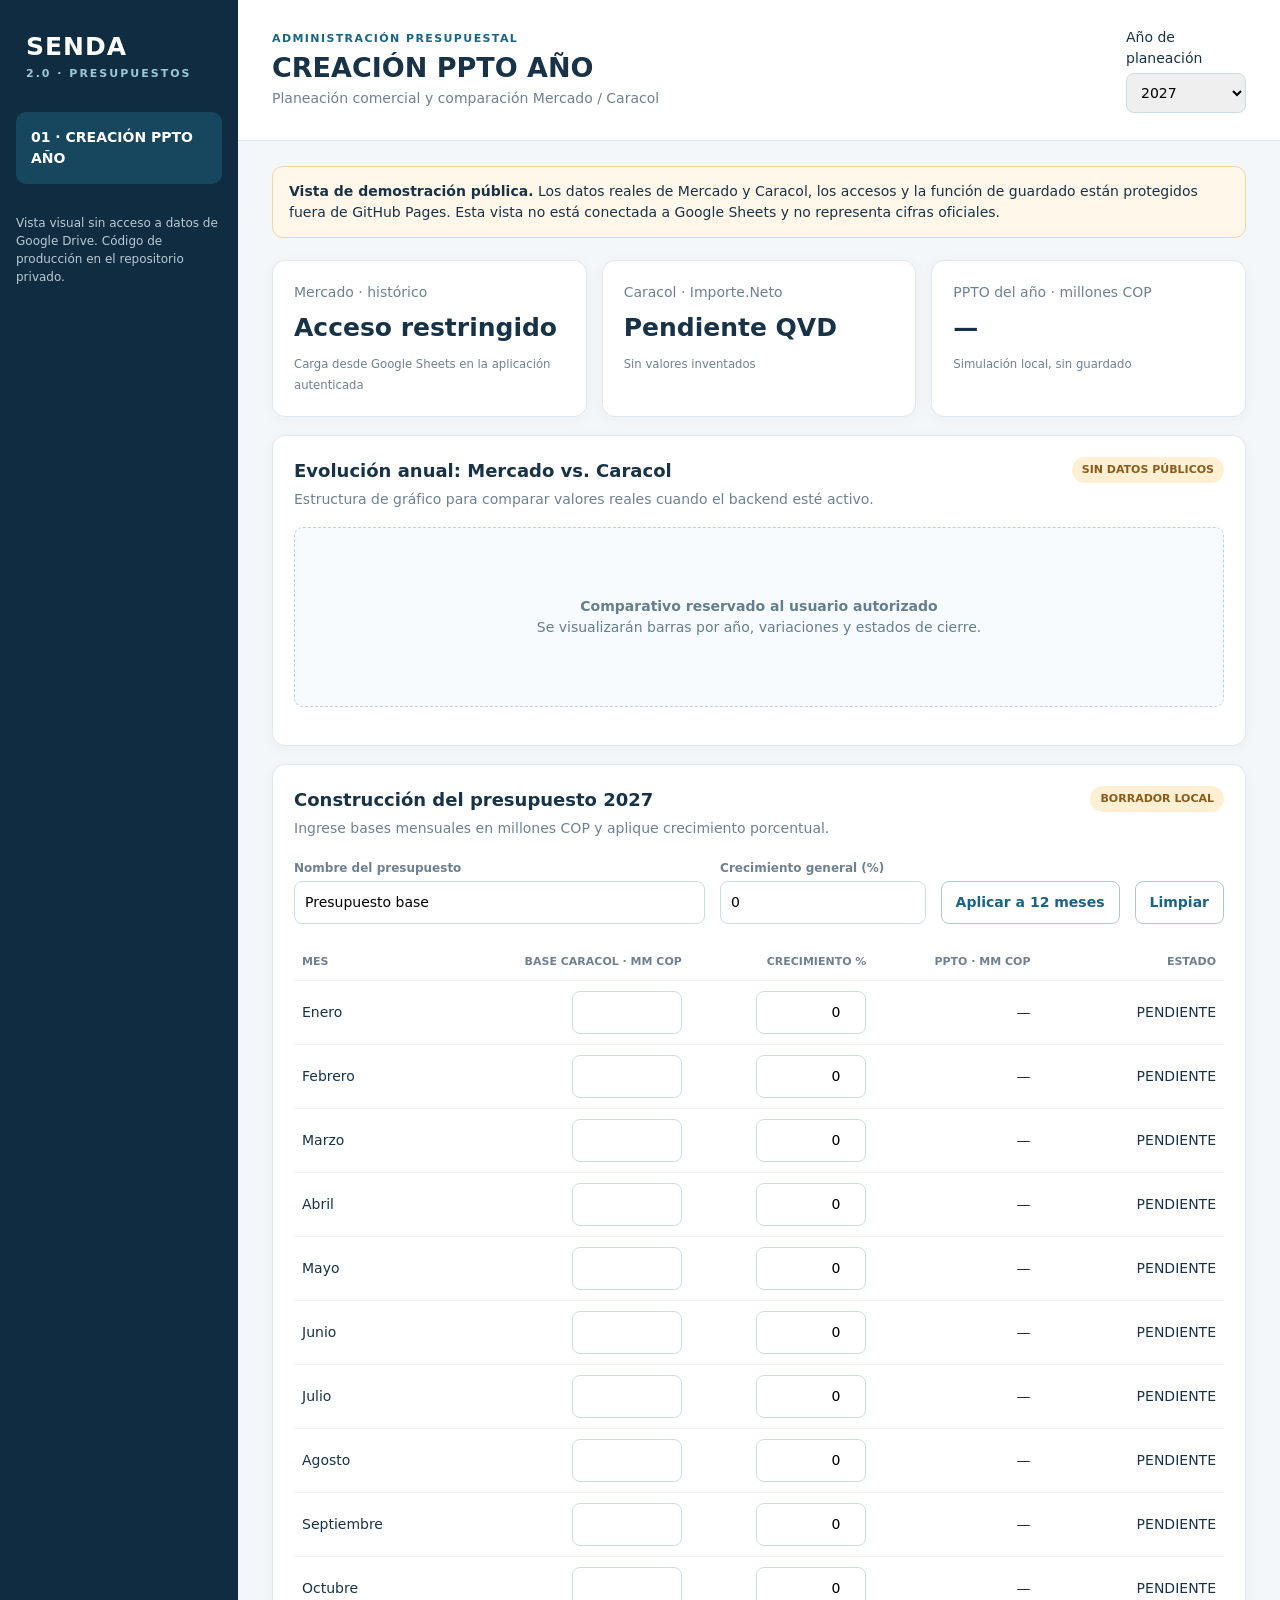
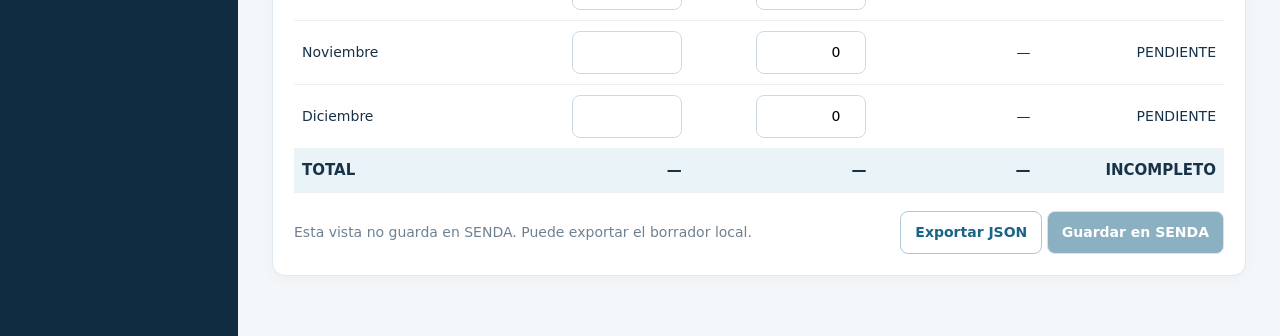
<file: index.html>
<!doctype html>
<html lang="es">
<head>
<meta charset="utf-8">
<meta name="viewport" content="width=device-width, initial-scale=1">
<title>SENDA 2.0 | Creación PPTO Año</title>
<style>
:root{--navy:#102c40;--blue:#196487;--orange:#e9772c;--green:#03966b;--ink:#183247;--muted:#6f8190;--line:#dfe8ee;--bg:#f4f7fa}
*{box-sizing:border-box}
body{margin:0;background:var(--bg);font:14px/1.5 system-ui,"Segoe UI",sans-serif;color:var(--ink)}
.layout{display:grid;grid-template-columns:238px 1fr;min-height:100vh}
aside{background:var(--navy);color:#d1e2ea;padding:28px 16px}
.brand{font-size:25px;font-weight:800;letter-spacing:1px;color:white;padding:0 10px 30px}
.brand small{font-size:11px;display:block;color:#9cc8d7;letter-spacing:2px}
.nav{background:#17465f;padding:15px;border-radius:10px;color:white;font-weight:bold}
aside p{margin-top:30px;font-size:12px;color:#b9cbd5}
main{min-width:0}
header{background:white;border-bottom:1px solid var(--line);padding:27px 34px;display:flex;flex-wrap:wrap;gap:15px;align-items:center;justify-content:space-between}
h1{margin:0;font-size:27px}h2{margin:0 0 5px;font-size:18px}
.muted{color:var(--muted)}.tag{font-size:11px;color:var(--blue);font-weight:800;letter-spacing:1.4px}
.body{max-width:1550px;margin:auto;padding:25px 34px 60px}
.notice{background:#fff8ea;border:1px solid #efd6a9;padding:14px 16px;border-radius:11px;margin-bottom:22px}
.cards{display:grid;grid-template-columns:repeat(3,minmax(0,1fr));gap:15px;margin-bottom:18px}
.panel,.card{background:white;border:1px solid var(--line);border-radius:13px;padding:21px;box-shadow:0 3px 15px #152d3d09}
.card b{display:block;font-size:25px;margin:6px 0}.card small{color:var(--muted)}
.row{display:flex;justify-content:space-between;align-items:flex-start;gap:15px;flex-wrap:wrap}
.state{display:inline-block;border-radius:30px;color:#8b5b1a;background:#fff0d4;padding:5px 10px;font-weight:800;font-size:11px}
.placeholder{display:grid;place-items:center;min-height:180px;text-align:center;border:1px dashed #bad1df;border-radius:9px;color:#657e8d;background:#f8fbfd;margin:17px 0}
.controls{display:flex;flex-wrap:wrap;align-items:end;gap:15px;margin:20px 0}
.field{display:grid;gap:4px;flex:1;min-width:110px}.field label{font-size:12px;color:var(--muted);font-weight:700}
input,select,button{font:inherit}
input,select{padding:10px;border-radius:8px;border:1px solid #cbdbe4;width:100%}
button{background:white;color:var(--blue);border:1px solid #adc8d9;border-radius:8px;padding:10px 14px;font-weight:700;cursor:pointer}
button.primary{background:var(--blue);color:white}
button:disabled{cursor:not-allowed;opacity:.5}
table{width:100%;border-collapse:collapse;min-width:690px}
th,td{padding:10px 8px;border-bottom:1px solid #ecf0f3;text-align:right}
th:first-child,td:first-child{text-align:left}
th{font-size:11px;color:var(--muted)}tbody input{width:110px;text-align:right}
tfoot td{background:#eaf3f7;font-weight:800;font-size:15px}
.overflow{overflow-x:auto}.actions{display:flex;align-items:center;gap:15px;justify-content:space-between;flex-wrap:wrap;margin-top:18px}
button:focus-visible,input:focus-visible{outline:2px solid #40a8cc}
@media(max-width:900px){.layout{grid-template-columns:1fr}aside{padding:15px}.brand{padding:0}.nav,aside p{display:none}.cards{grid-template-columns:1fr}header,.body{padding:18px}}
</style>
</head>
<body><div class="layout"><aside><div class="brand">SENDA<small>2.0 · PRESUPUESTOS</small></div><div class="nav">01 · CREACIÓN PPTO AÑO</div><p>Vista visual sin acceso a datos de Google Drive. Código de producción en el repositorio privado.</p></aside>
<main>
<header><div><div class="tag">ADMINISTRACIÓN PRESUPUESTAL</div><h1>CREACIÓN PPTO AÑO</h1><div class="muted">Planeación comercial y comparación Mercado / Caracol</div></div><label class="field" style="flex:0 0 120px">Año de planeación<select id="year"><option>2027</option><option>2028</option><option>2029</option></select></label></header>
<div class="body">
<div class="notice"><b>Vista de demostración pública.</b> Los datos reales de Mercado y Caracol, los accesos y la función de guardado están protegidos fuera de GitHub Pages. Esta vista no está conectada a Google Sheets y no representa cifras oficiales.</div>
<div class="cards">
<div class="card"><div class="muted">Mercado · histórico</div><b>Acceso restringido</b><small>Carga desde Google Sheets en la aplicación autenticada</small></div>
<div class="card"><div class="muted">Caracol · Importe.Neto</div><b>Pendiente QVD</b><small>Sin valores inventados</small></div>
<div class="card"><div class="muted">PPTO del año · millones COP</div><b id="totalCard">—</b><small>Simulación local, sin guardado</small></div>
</div>
<section class="panel"><div class="row"><div><h2>Evolución anual: Mercado vs. Caracol</h2><div class="muted">Estructura de gráfico para comparar valores reales cuando el backend esté activo.</div></div><span class="state">SIN DATOS PÚBLICOS</span></div><div class="placeholder"><div><b>Comparativo reservado al usuario autorizado</b><div>Se visualizarán barras por año, variaciones y estados de cierre.</div></div></div></section>
<section class="panel" style="margin-top:18px"><div class="row"><div><h2>Construcción del presupuesto <span id="planningYear">2027</span></h2><div class="muted">Ingrese bases mensuales en millones COP y aplique crecimiento porcentual.</div></div><span class="state">BORRADOR LOCAL</span></div>
<div class="controls"><div class="field" style="flex:2"><label>Nombre del presupuesto</label><input id="budgetName" maxlength="80" value="Presupuesto base"></div><div class="field"><label>Crecimiento general (%)</label><input id="growthAll" type="number" value="0" min="-100" max="1000" step="0.1"></div><button id="apply">Aplicar a 12 meses</button><button id="reset">Limpiar</button></div>
<div class="overflow"><table><thead><tr><th>MES</th><th>BASE CARACOL · MM COP</th><th>CRECIMIENTO %</th><th>PPTO · MM COP</th><th>ESTADO</th></tr></thead><tbody id="tbody"></tbody><tfoot><tr><td>TOTAL</td><td id="totalBase">—</td><td id="totalGrowth">—</td><td id="totalBudget">—</td><td id="totalStatus">INCOMPLETO</td></tr></tfoot></table></div>
<div class="actions"><div id="status" aria-live="polite" class="muted">Esta vista no guarda en SENDA. Puede exportar el borrador local.</div><div><button id="export">Exportar JSON</button> <button class="primary" disabled title="Requiere Apps Script autenticado">Guardar en SENDA</button></div></div></section>
</div></main></div>
<script>
(()=>{'use strict';
const names=['Enero','Febrero','Marzo','Abril','Mayo','Junio','Julio','Agosto','Septiembre','Octubre','Noviembre','Diciembre'];
const records=names.map((name,i)=>({month:i+1,name,base:null,growth:0}));
const el=id=>document.getElementById(id);
const fmt=n=>Number(n).toLocaleString('es-CO',{minimumFractionDigits:1,maximumFractionDigits:1});
const render=()=>{el('tbody').replaceChildren();for(const r of records){const tr=document.createElement('tr');const month=document.createElement('td');month.textContent=r.name;const base=document.createElement('input');base.type='number';base.min='0';base.step='any';base.setAttribute('aria-label','Base '+r.name);base.value=r.base??'';const rate=document.createElement('input');rate.type='number';rate.min='-100';rate.max='1000';rate.step='0.1';rate.setAttribute('aria-label','Crecimiento '+r.name);rate.value=r.growth;const output=document.createElement('td');const status=document.createElement('td');const btd=document.createElement('td');btd.append(base);const rtd=document.createElement('td');rtd.append(rate);tr.append(month,btd,rtd,output,status);base.addEventListener('input',()=>{const v=base.value===''?NaN:Number(base.value);r.base=Number.isFinite(v)&&v>=0?v:null;calculate()});rate.addEventListener('input',()=>{const v=Number(rate.value);r.growth=Number.isFinite(v)&&v>=-100&&v<=1000?v:0;calculate()});el('tbody').append(tr);}calculate()};
const calculate=()=>{let base=0,total=0,filled=0;for(let i=0;i<12;i++){const r=records[i];const tr=el('tbody').children[i];const valid=r.base!==null&&Number.isFinite(r.base);tr.children[3].textContent=valid?fmt(r.base*(1+r.growth/100)):'—';tr.children[4].textContent=valid?'MANUAL':'PENDIENTE';if(valid){filled++;base+=r.base;total+=r.base*(1+r.growth/100)}}el('totalBase').textContent=filled?fmt(base):'—';el('totalGrowth').textContent=base?fmt((total/base-1)*100)+'%':'—';el('totalBudget').textContent=filled?fmt(total):'—';el('totalCard').textContent=filled?fmt(total):'—';el('totalStatus').textContent=filled===12?'COMPLETO':'INCOMPLETO';return filled===12};
el('apply').addEventListener('click',()=>{const v=Number(el('growthAll').value);if(!Number.isFinite(v)||v<-100||v>1000){el('status').textContent='Crecimiento fuera de rango (-100 a 1000%).';return}records.forEach(r=>r.growth=v);render()});
el('reset').addEventListener('click',()=>{records.forEach(r=>{r.base=null;r.growth=0});render();el('status').textContent='Borrador local limpiado.'});
el('year').addEventListener('change',()=>{el('planningYear').textContent=el('year').value;el('status').textContent='Año seleccionado. Los valores actuales siguen siendo una simulación.'});
el('export').addEventListener('click',()=>{const result={year:Number(el('year').value),name:el('budgetName').value,source:'SIMULACION_LOCAL',unit:'COP',months:records.map(r=>({month:r.month,baseCOP:r.base===null?null:Math.round(r.base*1e6),growthPct:r.growth,budgetCOP:r.base===null?null:Math.round(r.base*(1+r.growth/100)*1e6)}))};const url=URL.createObjectURL(new Blob([JSON.stringify(result,null,2)],{type:'application/json'}));const a=document.createElement('a');a.href=url;a.download='SENDA_DEMO_PPTO_'+result.year+'.json';document.body.append(a);a.click();a.remove();setTimeout(()=>URL.revokeObjectURL(url),1000);el('status').textContent='JSON de simulación exportado. No está guardado en la nube.'});
render();
})();
</script></body></html>
</file>
